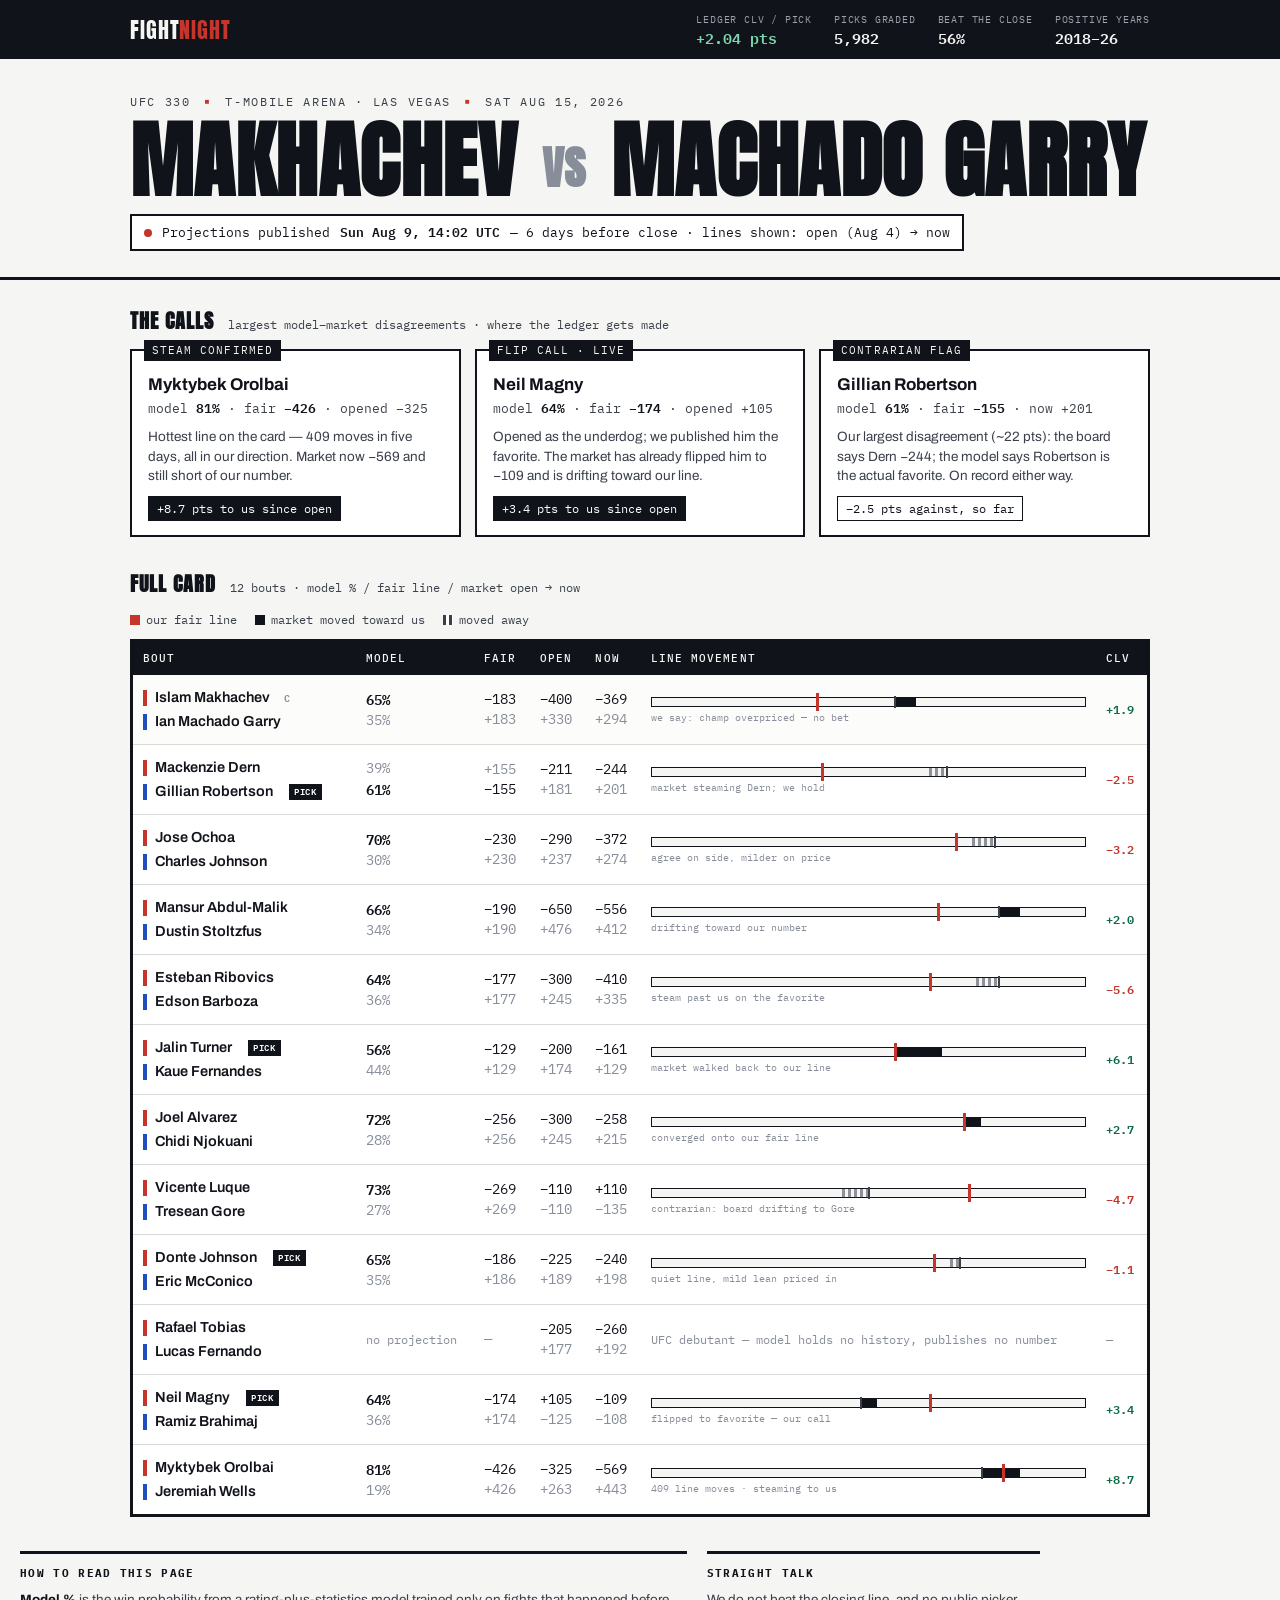
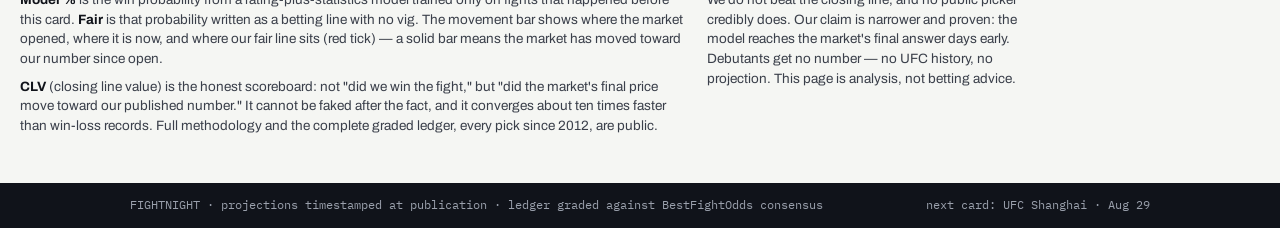
<file: fightnight-card-page.html>
<!DOCTYPE html>
<html lang="en">
<head>
<meta charset="utf-8">
<meta name="viewport" content="width=device-width, initial-scale=1">
<title>FightNight — UFC 330 Projections</title>
<link rel="preconnect" href="https://fonts.googleapis.com">
<link href="https://fonts.googleapis.com/css2?family=Anton&family=Archivo:wght@400;500;600;700&family=IBM+Plex+Mono:wght@400;500;600&display=swap" rel="stylesheet">
<style>
:root{
  --paper:#F5F6F3; --ink:#10131A; --ink2:#3A3F4A; --mut:#878D99;
  --red:#C5352C; --blue:#1F4FBF; --line:#D8DAD5; --hit:#0E6B46;
  --mono:'IBM Plex Mono',monospace; --disp:'Anton',sans-serif; --body:'Archivo',sans-serif;
}
*{box-sizing:border-box;margin:0;padding:0}
html{-webkit-text-size-adjust:100%}
body{background:var(--paper);color:var(--ink);font-family:var(--body);font-size:15px;line-height:1.45}
a{color:inherit}
.wrap{max-width:1060px;margin:0 auto;padding:0 20px}

/* ---------- top ledger bar ---------- */
.topbar{background:var(--ink);color:var(--paper)}
.topbar .wrap{display:flex;align-items:center;justify-content:space-between;gap:16px;padding:10px 20px;flex-wrap:wrap}
.wordmark{font-family:var(--disp);font-size:22px;letter-spacing:.04em}
.wordmark span{color:var(--red)}
.ledger{display:flex;gap:22px;font-family:var(--mono);font-size:12px}
.ledger b{display:block;font-size:15px;font-weight:600}
.ledger .pos{color:#7BD8AC}
.ledger small{color:#9AA0AC;text-transform:uppercase;letter-spacing:.08em;font-size:10px}

/* ---------- event hero ---------- */
.hero{border-bottom:3px solid var(--ink);padding:34px 0 26px}
.kicker{font-family:var(--mono);font-size:12px;letter-spacing:.14em;text-transform:uppercase;color:var(--ink2);display:flex;gap:14px;flex-wrap:wrap}
.kicker .dot::before{content:"■";font-size:8px;vertical-align:2px;margin-right:14px;color:var(--red)}
h1{font-family:var(--disp);font-size:clamp(44px,8vw,84px);line-height:.95;letter-spacing:.005em;margin:10px 0 14px;text-transform:uppercase}
h1 .vs{color:var(--mut);font-size:.55em;vertical-align:.18em;margin:0 .1em}
.stamp{display:inline-flex;align-items:center;gap:10px;border:2px solid var(--ink);padding:7px 12px;font-family:var(--mono);font-size:12.5px;background:#fff}
.stamp b{font-weight:600}
.stamp .live{width:8px;height:8px;border-radius:50%;background:var(--red);animation:pulse 1.6s infinite}
@keyframes pulse{0%,100%{opacity:1}50%{opacity:.25}}
@media (prefers-reduced-motion: reduce){.stamp .live{animation:none}}

/* ---------- the calls ---------- */
.calls{padding:26px 0 6px}
.secthead{display:flex;align-items:baseline;gap:14px;margin-bottom:14px}
.secthead h2{font-family:var(--disp);font-size:20px;letter-spacing:.05em;text-transform:uppercase}
.secthead p{font-family:var(--mono);font-size:12px;color:var(--ink2)}
.cardrow{display:grid;grid-template-columns:repeat(3,1fr);gap:14px}
@media(max-width:820px){.cardrow{grid-template-columns:1fr}}
.call{background:#fff;border:2px solid var(--ink);padding:16px 16px 14px;position:relative}
.call .tag{position:absolute;top:-11px;left:12px;background:var(--ink);color:var(--paper);font-family:var(--mono);font-size:10.5px;letter-spacing:.1em;text-transform:uppercase;padding:3px 8px}
.call h3{font-family:var(--body);font-weight:700;font-size:17px;margin:6px 0 2px}
.call .nums{font-family:var(--mono);font-size:13px;color:var(--ink2);margin-bottom:8px}
.call .nums b{color:var(--ink);font-weight:600}
.call p{font-size:13.5px;color:var(--ink2)}
.call .move{font-family:var(--mono);font-size:12px;margin-top:10px;display:inline-block;padding:3px 8px;border:1.5px solid var(--ink)}
.call .move.pos{background:var(--ink);color:#fff}

/* ---------- table ---------- */
.board{padding:26px 0 8px}
.legend{display:flex;gap:18px;font-family:var(--mono);font-size:11.5px;color:var(--ink2);margin-bottom:10px;flex-wrap:wrap}
.legend i{font-style:normal}
.legend .sw{display:inline-block;width:10px;height:10px;vertical-align:-1px;margin-right:6px}
table{width:100%;border-collapse:collapse;background:#fff;border:3px solid var(--ink)}
thead th{font-family:var(--mono);font-size:10.5px;letter-spacing:.1em;text-transform:uppercase;color:var(--paper);background:var(--ink);padding:9px 10px;text-align:left;font-weight:500}
tbody td{padding:12px 10px;border-bottom:1px solid var(--line);vertical-align:middle}
tbody tr:last-child td{border-bottom:none}
tbody tr.main td{background:#FCFCFA}
.bout{min-width:210px}
.fname{display:flex;align-items:center;gap:8px;font-weight:600;font-size:14.5px}
.fname + .fname{margin-top:3px}
.corner{width:4px;height:16px;flex:none}
.corner.r{background:var(--red)}.corner.b{background:var(--blue)}
.pickside{position:relative}
.pickside::after{content:"PICK";font-family:var(--mono);font-size:9px;letter-spacing:.08em;background:var(--ink);color:#fff;padding:1.5px 5px;margin-left:8px}
.mono{font-family:var(--mono);font-size:13.5px;white-space:nowrap}
.dim{color:var(--mut)}
.pct{font-weight:600}
.movecell{min-width:190px}
.track{position:relative;height:10px;background:var(--paper);border:1.5px solid var(--ink);margin:4px 0}
.seg{position:absolute;top:0;bottom:0;background:repeating-linear-gradient(90deg,var(--ink2) 0 3px,transparent 3px 6px);opacity:.55}
.seg.tous{background:var(--ink);opacity:1}
.tick{position:absolute;top:-5px;bottom:-5px;width:3px;background:var(--red)}
.endcap{position:absolute;top:-2px;bottom:-2px;width:2px;background:var(--ink2)}
.mlabels{display:flex;justify-content:space-between;font-family:var(--mono);font-size:10px;color:var(--mut)}
.badge{font-family:var(--mono);font-size:12px;font-weight:600;white-space:nowrap}
.badge.pos{color:var(--hit)}
.badge.neg{color:var(--red)}
.nop{font-family:var(--mono);font-size:12px;color:var(--mut)}

/* ---------- foot ---------- */
.method{margin:26px 0 40px;display:grid;grid-template-columns:2fr 1fr;gap:20px}
@media(max-width:820px){.method{grid-template-columns:1fr}}
.mbox{border-top:3px solid var(--ink);padding-top:12px}
.mbox h4{font-family:var(--mono);font-size:11px;letter-spacing:.12em;text-transform:uppercase;margin-bottom:8px}
.mbox p{font-size:13.5px;color:var(--ink2);margin-bottom:8px}
.mbox p b{color:var(--ink)}
footer{background:var(--ink);color:#9AA0AC;font-family:var(--mono);font-size:11.5px}
footer .wrap{padding:14px 20px;display:flex;justify-content:space-between;gap:12px;flex-wrap:wrap}
</style>
</head>
<body>

<div class="topbar">
  <div class="wrap">
    <div class="wordmark">FIGHT<span>NIGHT</span></div>
    <div class="ledger">
      <div><small>Ledger CLV / pick</small><b class="pos">+2.04 pts</b></div>
      <div><small>Picks graded</small><b>5,982</b></div>
      <div><small>Beat the close</small><b>56%</b></div>
      <div><small>Positive years</small><b>2018–26</b></div>
    </div>
  </div>
</div>

<header class="hero">
  <div class="wrap">
    <div class="kicker"><span>UFC 330</span><span class="dot">T-Mobile Arena · Las Vegas</span><span class="dot">Sat Aug 15, 2026</span></div>
    <h1>Makhachev <span class="vs">vs</span> Machado&nbsp;Garry</h1>
    <div class="stamp"><span class="live"></span> Projections published <b>Sun Aug 9, 14:02 UTC</b> — 6 days before close · lines shown: open (Aug 4) → now</div>
  </div>
</header>

<section class="calls">
  <div class="wrap">
    <div class="secthead"><h2>The Calls</h2><p>largest model–market disagreements · where the ledger gets made</p></div>
    <div class="cardrow">
      <div class="call"><span class="tag">Steam confirmed</span>
        <h3>Myktybek Orolbai</h3>
        <div class="nums">model <b>81%</b> · fair <b>−426</b> · opened −325</div>
        <p>Hottest line on the card — 409 moves in five days, all in our direction. Market now −569 and still short of our number.</p>
        <span class="move pos">+8.7 pts to us since open</span>
      </div>
      <div class="call"><span class="tag">Flip call · live</span>
        <h3>Neil Magny</h3>
        <div class="nums">model <b>64%</b> · fair <b>−174</b> · opened +105</div>
        <p>Opened as the underdog; we published him the favorite. The market has already flipped him to −109 and is drifting toward our line.</p>
        <span class="move pos">+3.4 pts to us since open</span>
      </div>
      <div class="call"><span class="tag">Contrarian flag</span>
        <h3>Gillian Robertson</h3>
        <div class="nums">model <b>61%</b> · fair <b>−155</b> · now +201</div>
        <p>Our largest disagreement (~22 pts): the board says Dern −244; the model says Robertson is the actual favorite. On record either way.</p>
        <span class="move">−2.5 pts against, so far</span>
      </div>
    </div>
  </div>
</section>

<section class="board">
  <div class="wrap">
    <div class="secthead"><h2>Full Card</h2><p>12 bouts · model % / fair line / market open → now</p></div>
    <div class="legend">
      <i><span class="sw" style="background:var(--red)"></span>our fair line</i>
      <i><span class="sw" style="background:var(--ink)"></span>market moved toward us</i>
      <i><span class="sw" style="background:repeating-linear-gradient(90deg,var(--ink2) 0 3px,#fff 3px 6px)"></span>moved away</i>
    </div>
    <table>
      <thead><tr>
        <th>Bout</th><th>Model</th><th>Fair</th><th>Open</th><th>Now</th><th>Line movement</th><th>CLV</th>
      </tr></thead>
      <tbody>
        <tr class="main">
          <td class="bout"><div class="fname"><span class="corner r"></span>Islam Makhachev<span style="font-family:var(--mono);font-size:10px;color:var(--mut)">&nbsp;C</span></div><div class="fname"><span class="corner b"></span>Ian Machado Garry</div></td>
          <td class="mono"><span class="pct">65%</span><br><span class="dim">35%</span></td>
          <td class="mono">−183<br><span class="dim">+183</span></td>
          <td class="mono">−400<br><span class="dim">+330</span></td>
          <td class="mono">−369<br><span class="dim">+294</span></td>
          <td class="movecell"><div class="track"><span class="seg tous" style="left:56%;width:5%"></span><span class="endcap" style="left:56%"></span><span class="tick" style="left:38%"></span></div><div class="mlabels"><span>we say: champ overpriced — no bet</span></div></td>
          <td class="badge pos">+1.9</td>
        </tr>
        <tr>
          <td class="bout"><div class="fname"><span class="corner r"></span>Mackenzie Dern</div><div class="fname pickside"><span class="corner b"></span>Gillian Robertson</div></td>
          <td class="mono"><span class="dim">39%</span><br><span class="pct">61%</span></td>
          <td class="mono"><span class="dim">+155</span><br>−155</td>
          <td class="mono">−211<br><span class="dim">+181</span></td>
          <td class="mono">−244<br><span class="dim">+201</span></td>
          <td class="movecell"><div class="track"><span class="seg" style="left:64%;width:4%"></span><span class="endcap" style="left:68%"></span><span class="tick" style="left:39%"></span></div><div class="mlabels"><span>market steaming Dern; we hold</span></div></td>
          <td class="badge neg">−2.5</td>
        </tr>
        <tr>
          <td class="bout"><div class="fname"><span class="corner r"></span>Jose Ochoa</div><div class="fname"><span class="corner b"></span>Charles Johnson</div></td>
          <td class="mono"><span class="pct">70%</span><br><span class="dim">30%</span></td>
          <td class="mono">−230<br><span class="dim">+230</span></td>
          <td class="mono">−290<br><span class="dim">+237</span></td>
          <td class="mono">−372<br><span class="dim">+274</span></td>
          <td class="movecell"><div class="track"><span class="seg" style="left:74%;width:5%"></span><span class="endcap" style="left:79%"></span><span class="tick" style="left:70%"></span></div><div class="mlabels"><span>agree on side, milder on price</span></div></td>
          <td class="badge neg">−3.2</td>
        </tr>
        <tr>
          <td class="bout"><div class="fname"><span class="corner r"></span>Mansur Abdul-Malik</div><div class="fname"><span class="corner b"></span>Dustin Stoltzfus</div></td>
          <td class="mono"><span class="pct">66%</span><br><span class="dim">34%</span></td>
          <td class="mono">−190<br><span class="dim">+190</span></td>
          <td class="mono">−650<br><span class="dim">+476</span></td>
          <td class="mono">−556<br><span class="dim">+412</span></td>
          <td class="movecell"><div class="track"><span class="seg tous" style="left:80%;width:5%"></span><span class="endcap" style="left:80%"></span><span class="tick" style="left:66%"></span></div><div class="mlabels"><span>drifting toward our number</span></div></td>
          <td class="badge pos">+2.0</td>
        </tr>
        <tr>
          <td class="bout"><div class="fname"><span class="corner r"></span>Esteban Ribovics</div><div class="fname"><span class="corner b"></span>Edson Barboza</div></td>
          <td class="mono"><span class="pct">64%</span><br><span class="dim">36%</span></td>
          <td class="mono">−177<br><span class="dim">+177</span></td>
          <td class="mono">−300<br><span class="dim">+245</span></td>
          <td class="mono">−410<br><span class="dim">+335</span></td>
          <td class="movecell"><div class="track"><span class="seg" style="left:75%;width:5%"></span><span class="endcap" style="left:80%"></span><span class="tick" style="left:64%"></span></div><div class="mlabels"><span>steam past us on the favorite</span></div></td>
          <td class="badge neg">−5.6</td>
        </tr>
        <tr>
          <td class="bout"><div class="fname pickside"><span class="corner r"></span>Jalin Turner</div><div class="fname"><span class="corner b"></span>Kaue Fernandes</div></td>
          <td class="mono"><span class="pct">56%</span><br><span class="dim">44%</span></td>
          <td class="mono">−129<br><span class="dim">+129</span></td>
          <td class="mono">−200<br><span class="dim">+174</span></td>
          <td class="mono">−161<br><span class="dim">+129</span></td>
          <td class="movecell"><div class="track"><span class="seg tous" style="left:56%;width:11%"></span><span class="endcap" style="left:56%"></span><span class="tick" style="left:56%"></span></div><div class="mlabels"><span>market walked back to our line</span></div></td>
          <td class="badge pos">+6.1</td>
        </tr>
        <tr>
          <td class="bout"><div class="fname"><span class="corner r"></span>Joel Alvarez</div><div class="fname"><span class="corner b"></span>Chidi Njokuani</div></td>
          <td class="mono"><span class="pct">72%</span><br><span class="dim">28%</span></td>
          <td class="mono">−256<br><span class="dim">+256</span></td>
          <td class="mono">−300<br><span class="dim">+245</span></td>
          <td class="mono">−258<br><span class="dim">+215</span></td>
          <td class="movecell"><div class="track"><span class="seg tous" style="left:72%;width:4%"></span><span class="endcap" style="left:72%"></span><span class="tick" style="left:72%"></span></div><div class="mlabels"><span>converged onto our fair line</span></div></td>
          <td class="badge pos">+2.7</td>
        </tr>
        <tr>
          <td class="bout"><div class="fname"><span class="corner r"></span>Vicente Luque</div><div class="fname"><span class="corner b"></span>Tresean Gore</div></td>
          <td class="mono"><span class="pct">73%</span><br><span class="dim">27%</span></td>
          <td class="mono">−269<br><span class="dim">+269</span></td>
          <td class="mono">−110<br><span class="dim">−110</span></td>
          <td class="mono">+110<br><span class="dim">−135</span></td>
          <td class="movecell"><div class="track"><span class="seg" style="left:44%;width:6%"></span><span class="endcap" style="left:50%"></span><span class="tick" style="left:73%"></span></div><div class="mlabels"><span>contrarian: board drifting to Gore</span></div></td>
          <td class="badge neg">−4.7</td>
        </tr>
        <tr>
          <td class="bout"><div class="fname pickside"><span class="corner r"></span>Donte Johnson</div><div class="fname"><span class="corner b"></span>Eric McConico</div></td>
          <td class="mono"><span class="pct">65%</span><br><span class="dim">35%</span></td>
          <td class="mono">−186<br><span class="dim">+186</span></td>
          <td class="mono">−225<br><span class="dim">+189</span></td>
          <td class="mono">−240<br><span class="dim">+198</span></td>
          <td class="movecell"><div class="track"><span class="seg" style="left:69%;width:2%"></span><span class="endcap" style="left:71%"></span><span class="tick" style="left:65%"></span></div><div class="mlabels"><span>quiet line, mild lean priced in</span></div></td>
          <td class="badge neg">−1.1</td>
        </tr>
        <tr>
          <td class="bout"><div class="fname"><span class="corner r"></span>Rafael Tobias</div><div class="fname"><span class="corner b"></span>Lucas Fernando</div></td>
          <td class="mono nop" colspan="1">no projection</td>
          <td class="mono dim">—</td>
          <td class="mono">−205<br><span class="dim">+177</span></td>
          <td class="mono">−260<br><span class="dim">+192</span></td>
          <td class="movecell"><div class="mlabels"><span class="nop">UFC debutant — model holds no history, publishes no number</span></div></td>
          <td class="nop">—</td>
        </tr>
        <tr>
          <td class="bout"><div class="fname pickside"><span class="corner r"></span>Neil Magny</div><div class="fname"><span class="corner b"></span>Ramiz Brahimaj</div></td>
          <td class="mono"><span class="pct">64%</span><br><span class="dim">36%</span></td>
          <td class="mono">−174<br><span class="dim">+174</span></td>
          <td class="mono">+105<br><span class="dim">−125</span></td>
          <td class="mono">−109<br><span class="dim">−108</span></td>
          <td class="movecell"><div class="track"><span class="seg tous" style="left:48%;width:4%"></span><span class="endcap" style="left:48%"></span><span class="tick" style="left:64%"></span></div><div class="mlabels"><span>flipped to favorite — our call</span></div></td>
          <td class="badge pos">+3.4</td>
        </tr>
        <tr>
          <td class="bout"><div class="fname"><span class="corner r"></span>Myktybek Orolbai</div><div class="fname"><span class="corner b"></span>Jeremiah Wells</div></td>
          <td class="mono"><span class="pct">81%</span><br><span class="dim">19%</span></td>
          <td class="mono">−426<br><span class="dim">+426</span></td>
          <td class="mono">−325<br><span class="dim">+263</span></td>
          <td class="mono">−569<br><span class="dim">+443</span></td>
          <td class="movecell"><div class="track"><span class="seg tous" style="left:76%;width:9%"></span><span class="endcap" style="left:76%"></span><span class="tick" style="left:81%"></span></div><div class="mlabels"><span>409 line moves · steaming to us</span></div></td>
          <td class="badge pos">+8.7</td>
        </tr>
      </tbody>
    </table>
  </div>
</section>

<section class="wrap method">
  <div class="mbox">
    <h4>How to read this page</h4>
    <p><b>Model %</b> is the win probability from a rating-plus-statistics model trained only on fights that happened before this card. <b>Fair</b> is that probability written as a betting line with no vig. The movement bar shows where the market opened, where it is now, and where our fair line sits (red tick) — a solid bar means the market has moved toward our number since open.</p>
    <p><b>CLV</b> (closing line value) is the honest scoreboard: not "did we win the fight," but "did the market's final price move toward our published number." It cannot be faked after the fact, and it converges about ten times faster than win-loss records. Full methodology and the complete graded ledger, every pick since 2012, are public.</p>
  </div>
  <div class="mbox">
    <h4>Straight talk</h4>
    <p>We do not beat the closing line, and no public picker credibly does. Our claim is narrower and proven: the model reaches the market's final answer days early. Debutants get no number — no UFC history, no projection. This page is analysis, not betting advice.</p>
  </div>
</section>

<footer>
  <div class="wrap">
    <span>FIGHTNIGHT · projections timestamped at publication · ledger graded against BestFightOdds consensus</span>
    <span>next card: UFC Shanghai · Aug 29</span>
  </div>
</footer>

</body>
</html>
</file>
